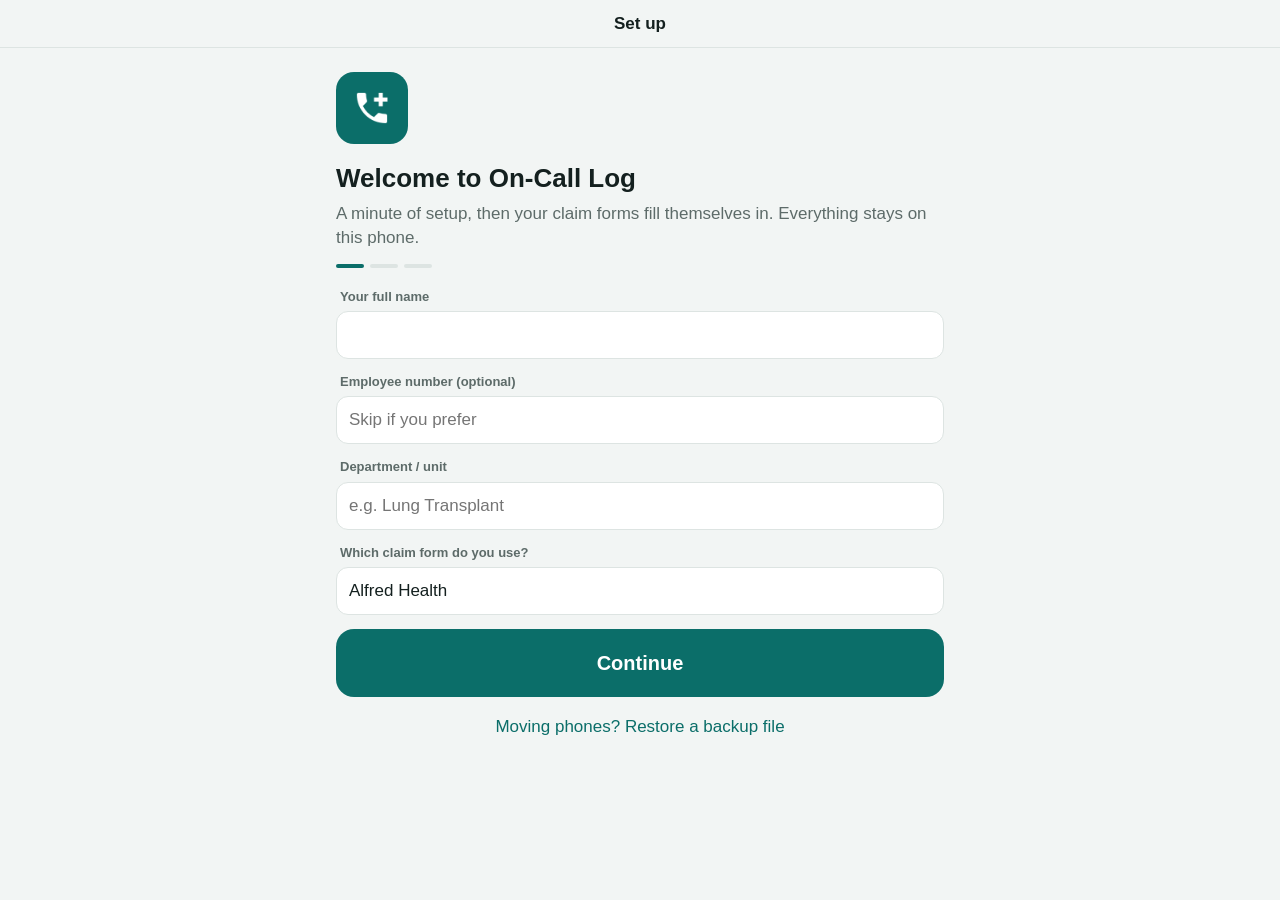
<file: index.html>
<!doctype html>
<html lang="en">
<head>
<meta charset="utf-8">
<meta name="viewport" content="width=device-width, initial-scale=1, viewport-fit=cover">
<title>On-Call Log</title>
<meta name="description" content="Log on-call recalls and create the claim form. Open in Safari, then Share → Add to Home Screen.">
<meta property="og:title" content="On-Call Log">
<meta property="og:description" content="Log on-call recalls and create the claim form. Open in Safari, then Share → Add to Home Screen.">
<meta property="og:image" content="icons/icon-512.png">
<meta name="theme-color" content="#0b6e69" media="(prefers-color-scheme: light)">
<meta name="theme-color" content="#0f1716" media="(prefers-color-scheme: dark)">
<meta name="apple-mobile-web-app-capable" content="yes">
<meta name="mobile-web-app-capable" content="yes">
<meta name="apple-mobile-web-app-status-bar-style" content="black-translucent">
<meta name="apple-mobile-web-app-title" content="On-Call">
<meta name="format-detection" content="telephone=no">
<meta name="robots" content="noindex">
<link rel="manifest" href="manifest.webmanifest">
<link rel="apple-touch-icon" href="icons/icon-180.png">
<link rel="icon" type="image/png" href="icons/icon-192.png">
<link rel="stylesheet" href="styles.css">
</head>
<body>
<header class="topbar">
  <button class="back" id="back" data-act="back" hidden aria-label="Back">‹ Back</button>
  <h1 id="title">On-Call Log</h1>
</header>

<main id="view" tabindex="-1"></main>

<nav class="tabbar" aria-label="Sections">
  <button data-tab="home" aria-current="page">
    <svg viewBox="0 0 24 24" aria-hidden="true"><path d="M6.6 10.8a15 15 0 0 0 6.6 6.6l2.2-2.2a1 1 0 0 1 1-.25 11.4 11.4 0 0 0 3.6.58 1 1 0 0 1 1 1V20a1 1 0 0 1-1 1A17 17 0 0 1 3 4a1 1 0 0 1 1-1h3.5a1 1 0 0 1 1 1c0 1.25.2 2.45.57 3.57a1 1 0 0 1-.25 1.02z"/></svg>
    <span>On call</span>
  </button>
  <button data-tab="history">
    <svg viewBox="0 0 24 24" aria-hidden="true"><path d="M6 2h9l5 5v14a1 1 0 0 1-1 1H6a1 1 0 0 1-1-1V3a1 1 0 0 1 1-1zm8 1.5V8h4.5zM8 12v1.6h8V12zm0 3.6v1.6h8v-1.6z"/></svg>
    <span>History</span>
  </button>
  <button data-tab="settings">
    <svg viewBox="0 0 24 24" aria-hidden="true"><path d="M12 12a4.5 4.5 0 1 0 0-9 4.5 4.5 0 0 0 0 9zm0 2c-4.4 0-8 2.2-8 5v1a1 1 0 0 0 1 1h14a1 1 0 0 0 1-1v-1c0-2.8-3.6-5-8-5z"/></svg>
    <span>My details</span>
  </button>
</nav>

<dialog id="sheet" aria-labelledby="sheet-title">
  <form id="sheet-form" method="dialog" novalidate>
    <div class="sheet-head">
      <button type="button" class="link" data-act="sheet-cancel">Cancel</button>
      <h2 id="sheet-title"></h2>
      <button type="submit" class="link strong" id="sheet-save">Save</button>
    </div>
    <div class="sheet-body" id="sheet-body"></div>
  </form>
</dialog>

<div id="toast" role="status" aria-live="polite"></div>

<script src="vendor/jspdf.umd.min.js"></script>
<script src="vendor/jspdf.plugin.autotable.min.js"></script>
<script src="vendor/qrcode.js"></script>
<script src="app.js"></script>
</body>
</html>
</file>
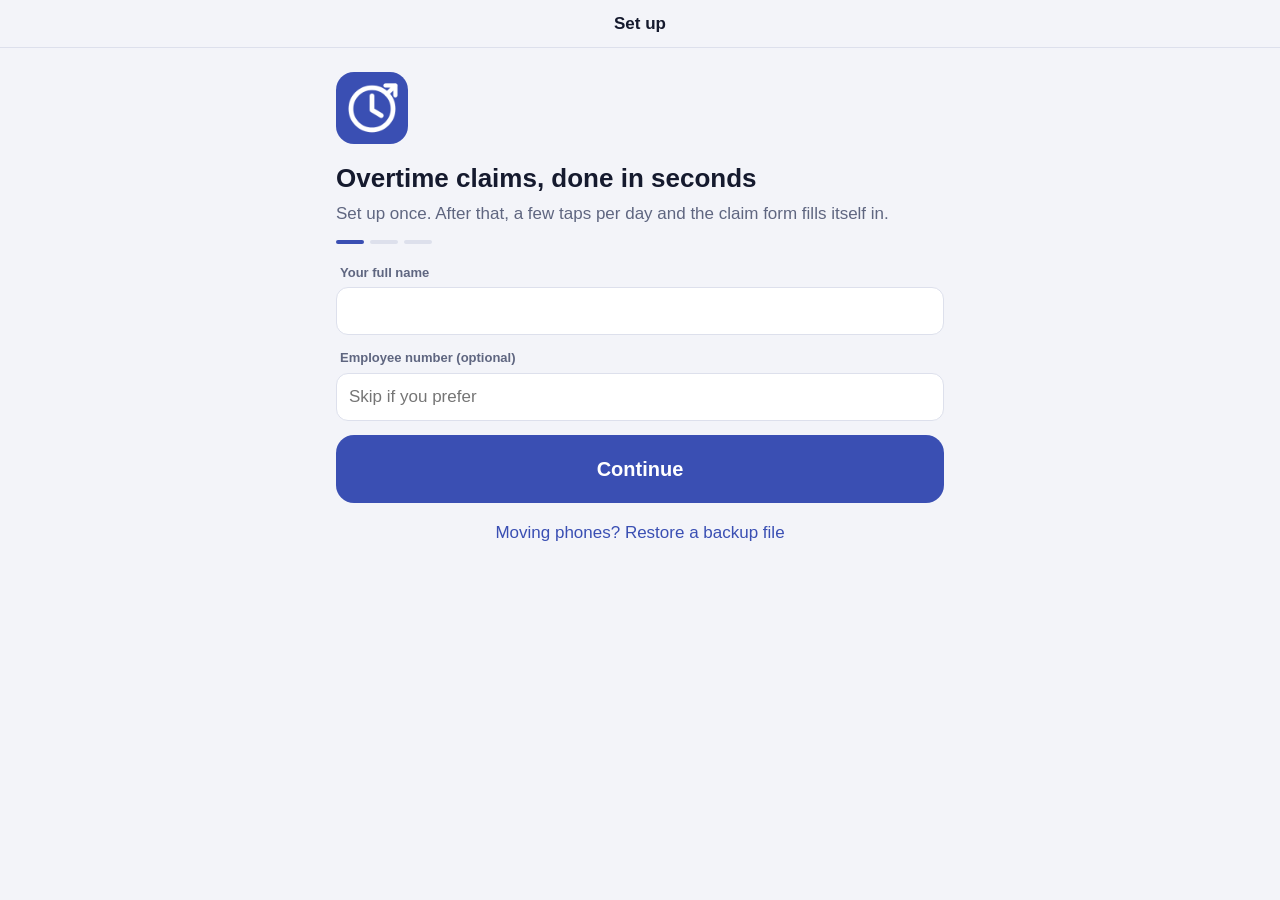
<file: overtime/index.html>
<!doctype html>
<html lang="en">
<head>
<meta charset="utf-8">
<meta name="viewport" content="width=device-width, initial-scale=1, viewport-fit=cover">
<title>Overtime Claims</title>
<meta name="description" content="Log unrostered overtime in seconds and email the claim form to Medical Workforce.">
<meta property="og:title" content="Overtime Claims">
<meta property="og:description" content="Log unrostered overtime in seconds and email the claim form. Open in Safari, then Share → Add to Home Screen.">
<meta property="og:image" content="icons/icon-512.png">
<meta name="theme-color" content="#3a4fb3" media="(prefers-color-scheme: light)">
<meta name="theme-color" content="#11141f" media="(prefers-color-scheme: dark)">
<meta name="apple-mobile-web-app-capable" content="yes">
<meta name="mobile-web-app-capable" content="yes">
<meta name="apple-mobile-web-app-status-bar-style" content="black-translucent">
<meta name="apple-mobile-web-app-title" content="Overtime">
<meta name="format-detection" content="telephone=no">
<meta name="robots" content="noindex">
<link rel="manifest" href="manifest.webmanifest">
<link rel="apple-touch-icon" href="icons/icon-180.png">
<link rel="icon" type="image/png" href="icons/icon-192.png">
<link rel="stylesheet" href="../styles.css">
<link rel="stylesheet" href="overtime.css">
</head>
<body>
<header class="topbar">
  <button class="back" id="back" data-act="back" hidden aria-label="Back">‹ Back</button>
  <h1 id="title">Overtime</h1>
</header>

<main id="view" tabindex="-1"></main>

<nav class="tabbar" aria-label="Sections">
  <button data-tab="log" aria-current="page">
    <svg viewBox="0 0 24 24" aria-hidden="true"><path d="M12 2a10 10 0 1 0 0 20 10 10 0 0 0 0-20zm1 10.4 3.6 2.1-.9 1.6L11 13.4V6h2z"/></svg>
    <span>Log</span>
  </button>
  <button data-tab="claims">
    <svg viewBox="0 0 24 24" aria-hidden="true"><path d="M6 2h9l5 5v14a1 1 0 0 1-1 1H6a1 1 0 0 1-1-1V3a1 1 0 0 1 1-1zm8 1.5V8h4.5zM8 12v1.6h8V12zm0 3.6v1.6h8v-1.6z"/></svg>
    <span>Claims</span>
  </button>
  <button data-tab="me">
    <svg viewBox="0 0 24 24" aria-hidden="true"><path d="M12 12a4.5 4.5 0 1 0 0-9 4.5 4.5 0 0 0 0 9zm0 2c-4.4 0-8 2.2-8 5v1a1 1 0 0 0 1 1h14a1 1 0 0 0 1-1v-1c0-2.8-3.6-5-8-5z"/></svg>
    <span>My details</span>
  </button>
</nav>

<dialog id="sheet" aria-labelledby="sheet-title">
  <form id="sheet-form" method="dialog" novalidate>
    <div class="sheet-head">
      <button type="button" class="link" data-act="sheet-cancel">Cancel</button>
      <h2 id="sheet-title"></h2>
      <button type="submit" class="link strong" id="sheet-save">Save</button>
    </div>
    <div class="sheet-body" id="sheet-body"></div>
  </form>
</dialog>

<div id="toast" role="status" aria-live="polite"></div>

<script src="../vendor/pdf-lib.min.js"></script>
<script src="../vendor/qrcode.js"></script>
<script src="app.js"></script>
</body>
</html>
</file>
<file: styles.css>
:root {
  --bg: #f2f5f4;
  --card: #ffffff;
  --text: #14201f;
  --muted: #5d6b69;
  --line: #dde4e2;
  --accent: #0b6e69;
  --accent-text: #ffffff;
  --accent-soft: #e0f1ef;
  --danger: #b3261e;
  --warn-soft: #fff1dc;
  --warn-text: #7a4a00;
  --radius: 16px;
  color-scheme: light dark;
}
@media (prefers-color-scheme: dark) {
  :root {
    --bg: #0f1716;
    --card: #1a2423;
    --text: #e9f0ef;
    --muted: #98a8a5;
    --line: #2b3837;
    --accent: #3fb8b0;
    --accent-text: #06201e;
    --accent-soft: #17312f;
    --danger: #ff8a80;
    --warn-soft: #33270f;
    --warn-text: #ffcf87;
  }
}

* { box-sizing: border-box; -webkit-tap-highlight-color: transparent; }
html { -webkit-text-size-adjust: 100%; }
body {
  margin: 0;
  background: var(--bg);
  color: var(--text);
  font: 17px/1.4 -apple-system, BlinkMacSystemFont, "Segoe UI", Roboto, sans-serif;
  min-height: 100dvh;
  overscroll-behavior-y: none;
}
button, input, select, textarea { font: inherit; color: inherit; }
button { cursor: pointer; touch-action: manipulation; }
h1, h2, h3, p { margin: 0; }

/* ---------- chrome ---------- */
.topbar {
  position: sticky; top: 0; z-index: 5;
  display: flex; align-items: center; justify-content: center;
  padding: calc(env(safe-area-inset-top) + 10px) 16px 10px;
  background: color-mix(in srgb, var(--bg) 88%, transparent);
  backdrop-filter: blur(14px); -webkit-backdrop-filter: blur(14px);
  border-bottom: 1px solid var(--line);
  min-height: calc(env(safe-area-inset-top) + 48px);
}
.topbar h1 { font-size: 17px; font-weight: 600; }
.back {
  position: absolute; left: 6px; bottom: 4px;
  background: none; border: 0; color: var(--accent);
  padding: 8px 10px; font-size: 17px;
}

main {
  max-width: 640px; margin: 0 auto;
  padding: 16px 16px calc(env(safe-area-inset-bottom) + 96px);
  outline: none;
}

.tabbar {
  position: fixed; left: 0; right: 0; bottom: 0; z-index: 5;
  display: flex;
  padding: 6px 8px calc(env(safe-area-inset-bottom) + 6px);
  background: color-mix(in srgb, var(--card) 92%, transparent);
  backdrop-filter: blur(14px); -webkit-backdrop-filter: blur(14px);
  border-top: 1px solid var(--line);
}
.tabbar button {
  flex: 1; background: none; border: 0; padding: 6px 0;
  display: flex; flex-direction: column; align-items: center; gap: 2px;
  color: var(--muted); font-size: 11px; font-weight: 500;
}
.tabbar svg { width: 24px; height: 24px; fill: currentColor; }
.tabbar button[aria-current="page"] { color: var(--accent); }

/* ---------- building blocks ---------- */
.card {
  background: var(--card); border-radius: var(--radius);
  padding: 16px; margin-bottom: 16px;
  border: 1px solid var(--line);
}
.section-title {
  font-size: 13px; font-weight: 600; text-transform: uppercase; letter-spacing: .04em;
  color: var(--muted); margin: 24px 4px 8px;
}
.muted { color: var(--muted); }
.small { font-size: 14px; }
.center { text-align: center; }

.btn {
  display: flex; align-items: center; justify-content: center; gap: 8px;
  width: 100%; min-height: 50px; padding: 12px 16px;
  border-radius: 14px; border: 1px solid transparent;
  font-weight: 600; text-align: center;
}
.btn + .btn { margin-top: 10px; }
.btn.primary { background: var(--accent); color: var(--accent-text); }
.btn.soft { background: var(--accent-soft); color: var(--accent); }
.btn.outline { background: transparent; border-color: var(--line); color: var(--text); }
.btn.danger { background: transparent; color: var(--danger); border-color: var(--line); }
.btn.huge { min-height: 68px; font-size: 20px; border-radius: 18px; }
.btn:active { opacity: .7; }
.btn-row { display: flex; gap: 10px; }
.btn-row .btn { margin-top: 0; }

/* ---------- status card ---------- */
.status { text-align: center; padding: 24px 16px 16px; }
.status .pill {
  display: inline-flex; align-items: center; gap: 8px;
  padding: 5px 12px; border-radius: 999px;
  font-size: 13px; font-weight: 700; letter-spacing: .06em;
  background: var(--line); color: var(--muted);
}
.status.on .pill { background: var(--accent-soft); color: var(--accent); }
.status.on .pill::before {
  content: ""; width: 8px; height: 8px; border-radius: 50%; background: var(--accent);
  animation: pulse 1.8s ease-in-out infinite;
}
@keyframes pulse { 50% { opacity: .25; } }
@media (prefers-reduced-motion: reduce) { .status.on .pill::before { animation: none; } }
.status .big { font-size: 24px; font-weight: 700; margin-top: 12px; }
.status .sub { color: var(--muted); margin: 4px 0 20px; font-variant-numeric: tabular-nums; }

/* ---------- lists ---------- */
.list { background: var(--card); border: 1px solid var(--line); border-radius: var(--radius); overflow: hidden; margin-bottom: 16px; }
.row {
  display: flex; align-items: center; gap: 12px; width: 100%;
  padding: 12px 14px; background: none; border: 0; text-align: left;
  border-bottom: 1px solid var(--line);
}
.row:last-child { border-bottom: 0; }
.row:active { background: var(--accent-soft); }
.row .time { font-variant-numeric: tabular-nums; font-weight: 600; min-width: 48px; }
.row .body { flex: 1; min-width: 0; }
.row .line1, .row .line2 { display: block; }
.row .line1 { font-weight: 600; overflow: hidden; text-overflow: ellipsis; white-space: nowrap; }
.row .line2 { color: var(--muted); font-size: 14px; overflow: hidden; text-overflow: ellipsis; white-space: nowrap; }
.row .chev { color: var(--muted); font-size: 20px; }
.badge {
  display: inline-block; font-size: 12px; font-weight: 600; padding: 2px 8px;
  border-radius: 999px; background: var(--accent-soft); color: var(--accent);
  vertical-align: 1px; margin-left: 6px;
}
.badge.none { background: var(--line); color: var(--muted); }
.badge.recall { background: var(--warn-soft); color: var(--warn-text); }
.empty { padding: 28px 16px; text-align: center; color: var(--muted); }

.tip { background: var(--warn-soft); color: var(--warn-text); border-color: transparent; font-size: 15px; }
.tip b { display: block; margin-bottom: 2px; }

/* ---------- forms ---------- */
.field { display: block; margin-bottom: 14px; }
.field > span { display: block; font-size: 13px; font-weight: 600; color: var(--muted); margin: 0 4px 5px; }
.field input, .field select, .field textarea {
  width: 100%; min-height: 48px; padding: 11px 12px;
  background: var(--card); border: 1px solid var(--line); border-radius: 12px;
  font-size: 17px; -webkit-appearance: none; appearance: none;
}
.field textarea { min-height: 84px; resize: vertical; }
.field input:focus, .field select:focus, .field textarea:focus {
  outline: 2px solid var(--accent); outline-offset: 0; border-color: transparent;
}
.field input.urn { font-size: 22px; font-weight: 700; letter-spacing: .04em; }
.two { display: grid; grid-template-columns: 1fr 1fr; gap: 10px; }
.two > * { min-width: 0; }

.seg { display: grid; grid-template-columns: 1fr 1fr; gap: 0; background: var(--line); border-radius: 12px; padding: 3px; margin-bottom: 14px; }
.seg label { position: relative; }
.seg input { position: absolute; opacity: 0; inset: 0; }
.seg span { display: block; text-align: center; padding: 10px 6px; border-radius: 10px; font-weight: 600; font-size: 15px; color: var(--muted); }
.seg input:checked + span { background: var(--card); color: var(--text); box-shadow: 0 1px 3px rgba(0,0,0,.15); }
.seg input:focus-visible + span { outline: 2px solid var(--accent); }

.chips { display: flex; gap: 8px; flex-wrap: wrap; margin: -6px 0 14px; }
.chip { background: var(--accent-soft); color: var(--accent); border: 0; border-radius: 999px; padding: 7px 13px; font-size: 14px; font-weight: 600; }

/* ---------- sheet ---------- */
dialog#sheet {
  border: 0; padding: 0; margin: auto auto 0; width: 100%; max-width: 640px;
  max-height: 92dvh; border-radius: 20px 20px 0 0;
  background: var(--bg); color: var(--text);
}
dialog#sheet::backdrop { background: rgba(0,0,0,.45); }
#sheet-form { display: flex; flex-direction: column; max-height: 92dvh; }
.sheet-head {
  display: flex; align-items: center; justify-content: space-between;
  padding: 8px 6px; border-bottom: 1px solid var(--line); flex: none;
}
.sheet-head h2 { font-size: 17px; font-weight: 600; }
.link { background: none; border: 0; color: var(--accent); padding: 10px 12px; font-size: 17px; }
.link.strong { font-weight: 700; }
.sheet-body { padding: 16px 16px calc(env(safe-area-inset-bottom) + 20px); overflow-y: auto; -webkit-overflow-scrolling: touch; }

#toast {
  position: fixed; left: 50%; bottom: calc(env(safe-area-inset-bottom) + 84px);
  transform: translateX(-50%) translateY(20px);
  background: var(--text); color: var(--bg);
  padding: 10px 16px; border-radius: 999px; font-size: 15px; font-weight: 600;
  opacity: 0; pointer-events: none; transition: opacity .2s, transform .2s; z-index: 20;
  max-width: calc(100vw - 32px);
}
#toast.show { opacity: 1; transform: translateX(-50%); }

/* ---------- install & share ---------- */
.tip .tip-title { font-size: 17px; margin-bottom: 6px; }
.steps { margin: 4px 0 8px; padding-left: 22px; }
.steps li { margin: 7px 0; padding-left: 2px; }
.steps b, .tip p b { display: inline; }
.inline-ico { width: 20px; height: 20px; vertical-align: -4px; }
.qr { width: 190px; margin: 0 auto; background: #fff; border-radius: 12px; padding: 6px; }
.qr svg { display: block; width: 100%; height: auto; }

/* ---------- call sheet ---------- */
.paybanner { border-radius: 12px; padding: 10px 14px; font-weight: 600; font-size: 15px; margin-bottom: 14px; }
.paybanner.paid { background: var(--accent-soft); color: var(--accent); }
.paybanner.unpaid { background: var(--line); color: var(--muted); }
.urn-row { display: grid; grid-template-columns: 2fr 1fr; gap: 10px; }
.urn-row > * { min-width: 0; }
.group { background: var(--card); border: 1px solid var(--line); border-radius: 14px; padding: 12px; margin-bottom: 14px; }
.group[hidden] { display: none; }
.group-label { display: block; font-size: 13px; font-weight: 600; color: var(--muted); margin-bottom: 8px; }
.group-label em { font-style: normal; font-weight: 500; }
.group .chips { margin: 0 0 10px; }
.group input { width: 100%; min-height: 44px; padding: 9px 12px; background: var(--bg); border: 1px solid var(--line); border-radius: 10px; font-size: 17px; -webkit-appearance: none; appearance: none; }
.group input:focus { outline: 2px solid var(--accent); border-color: transparent; }
.chip { min-height: 38px; }
.chip.on { background: var(--accent); color: var(--accent-text); }
.more { margin-bottom: 14px; }
.more summary { color: var(--accent); font-weight: 600; padding: 6px 4px 12px; cursor: pointer; }
.check { display: flex; align-items: center; gap: 10px; margin: 0 4px 14px; }
.check input { width: 22px; height: 22px; accent-color: var(--accent); }

/* ---------- pay lines ---------- */
.payline { display: flex; justify-content: space-between; gap: 12px; padding: 9px 0; border-top: 1px solid var(--line); font-variant-numeric: tabular-nums; }
.payline b { display: block; font-weight: 600; }
.payline small { display: block; color: var(--muted); font-size: 13px; }
.payline > span:last-child { font-weight: 600; white-space: nowrap; }

/* ---------- signature ---------- */
.sigpad { display: block; width: 100%; height: 190px; background: #fff; border: 1px dashed #9aa7a5; border-radius: 12px; touch-action: none; }
.sigpreview { display: block; max-width: 100%; height: 90px; margin: 0 auto; background: #fff; border-radius: 10px; padding: 6px; object-fit: contain; }
.group .chips { flex-wrap: nowrap; gap: 6px; overflow-x: auto; }
.group .chip { flex: 1 0 auto; padding: 7px 10px; white-space: nowrap; }
.field input.urn { text-transform: uppercase; }
.field input.urn::placeholder { text-transform: none; font-weight: 500; }

/* ---------- first-run setup ---------- */
body.welcoming .tabbar { display: none; }
.welcome { padding-top: 8px; }
.welcome h2 { font-size: 26px; font-weight: 700; margin-bottom: 6px; }
.welcome > p { margin-bottom: 6px; }
.welcome-icon { width: 72px; height: 72px; border-radius: 18px; display: block; margin-bottom: 16px; }
.welcome .link { display: block; margin: 8px auto 0; }
.dots { display: flex; gap: 6px; margin: 14px 0 20px; }
.dots i { width: 28px; height: 4px; border-radius: 2px; background: var(--line); }
.dots i.on { background: var(--accent); }

/* ---------- compact call sheet (fits one screen) ---------- */
.cf { display: flex; flex-direction: column; gap: 10px; }
.cf [hidden] { display: none !important; }
.cf .paybanner { margin: 0; padding: 7px 12px; font-size: 14px; border-radius: 10px; }
.cf .seg { margin: 0; }
.cf .seg span { padding: 8px 6px; }
.cf .urn-row { gap: 8px; }
.cf-field { display: block; min-width: 0; }
.cf-field > span { display: block; font-size: 12px; font-weight: 600; color: var(--muted); margin: 0 4px 4px; }
.cf-field > span em { font-style: normal; font-weight: 500; }
.cf input {
  width: 100%; min-height: 44px; padding: 8px 11px;
  background: var(--card); border: 1px solid var(--line); border-radius: 10px;
  font-size: 16px; -webkit-appearance: none; appearance: none;
}
.cf input:focus { outline: 2px solid var(--accent); outline-offset: 0; border-color: transparent; }
.cf input.urn { font-size: 20px; font-weight: 700; letter-spacing: .03em; }
.cf-line { display: flex; gap: 6px; align-items: center; min-width: 0; }
.cf-line > input { flex: 1 1 0; min-width: 0; }
.cf-line > input.from { flex: 1 1 42%; }
.cf-line > input.minutes { flex: 0 0 64px; text-align: center; }
.cf-line > input[type="datetime-local"] { flex: 1 1 auto; }
.scroller {
  display: flex; gap: 6px; overflow-x: auto; flex: 1 1 58%; min-width: 0;
  scrollbar-width: none; -webkit-overflow-scrolling: touch; padding: 2px 0;
}
.scroller::-webkit-scrollbar { display: none; }
.scroller .chip { flex: none; min-height: 40px; padding: 6px 12px; }
.cf .more { margin: 0; }
.cf .more summary { padding: 2px 4px; font-size: 15px; }
.cf .more[open] { display: flex; flex-direction: column; gap: 10px; }
.cf .more .btn { margin: 0; min-height: 44px; }
#sheet .sheet-body:has(.cf) { padding-top: 12px; }

.cf-field > span b { font-weight: 600; }
.cf-line > input.travel { flex: 1 1 0; min-width: 0; }
.cf .paybanner { white-space: nowrap; overflow: hidden; text-overflow: ellipsis; }
/* Save lives in the sheet header as a filled button, so the sheet needs no bottom button */
#sheet-save { background: var(--accent); color: var(--accent-text); border-radius: 999px; padding: 7px 18px; margin-right: 6px; font-size: 16px; }
/* Let the sheet use almost the whole screen height */
dialog#sheet, #sheet-form { max-height: calc(100dvh - env(safe-area-inset-top) - 12px); }
.cf .seg span { white-space: nowrap; }
</file>
<file: overtime/overtime.css>
/* Overtime app: shares ../styles.css with On-Call Log, with its own colour so the two apps are easy to tell apart. */
:root {
  --bg: #f3f4f9;
  --text: #151a2e;
  --muted: #5f6680;
  --line: #dde0ec;
  --accent: #3a4fb3;
  --accent-soft: #e5e8f8;
}
@media (prefers-color-scheme: dark) {
  :root {
    --bg: #11141f;
    --card: #1b1f2e;
    --text: #e8eaf4;
    --muted: #9aa0ba;
    --line: #2c3246;
    --accent: #8d9cf2;
    --accent-text: #0e1330;
    --accent-soft: #232a4a;
  }
}

/* ---------- log form ---------- */
.ot { display: flex; flex-direction: column; gap: 10px; }
.ot [hidden] { display: none !important; }
.ot-field > span { display: block; font-size: 12px; font-weight: 600; color: var(--muted); margin: 0 4px 4px; }
.ot input, .ot select {
  width: 100%; min-height: 46px; padding: 8px 11px;
  background: var(--card); border: 1px solid var(--line); border-radius: 10px;
  font-size: 17px; -webkit-appearance: none; appearance: none;
}
.ot input:focus, .ot select:focus { outline: 2px solid var(--accent); outline-offset: 0; border-color: transparent; }
.ot input[type="time"] { font-size: 19px; font-weight: 700; text-align: center; padding: 8px 6px; }
.ot-line { display: flex; gap: 6px; align-items: center; min-width: 0; }
.ot-line > input { flex: 1 1 0; min-width: 0; }
.ot-times { display: grid; grid-template-columns: 1fr 1fr; gap: 10px; }
.ot-times > * { min-width: 0; }
.ot .scroller { display: flex; gap: 6px; overflow-x: auto; scrollbar-width: none; min-width: 0; padding: 2px 0; }
.ot .scroller::-webkit-scrollbar { display: none; }
.ot .chip { flex: none; min-height: 38px; padding: 6px 12px; }
.ot .chip.on { background: var(--accent); color: var(--accent-text); }
.ot-under { display: flex; gap: 6px; margin-top: 6px; }
.ot-under .chip { flex: 1 1 0; padding: 6px 4px; }

.result {
  display: flex; justify-content: space-between; align-items: center; gap: 12px;
  background: var(--accent-soft); color: var(--accent); border-radius: 14px; padding: 9px 14px;
}
.result .hrs { font-size: 24px; font-weight: 800; line-height: 1.1; }
.result .split { font-size: 13px; font-weight: 600; opacity: .85; }
.result .amt { font-size: 24px; font-weight: 800; text-align: right; line-height: 1.1; }
.result .amt small { display: block; font-size: 12px; font-weight: 600; opacity: .85; }
.result.none { background: var(--line); color: var(--muted); }

.ot .reasons { gap: 6px; }
.reason {
  flex: none; min-height: 42px; padding: 6px 13px; border-radius: 999px; border: 1px solid var(--line);
  background: var(--card); font-size: 15px; font-weight: 600; white-space: nowrap;
}
.reason b { color: var(--accent); margin-right: 2px; }
.reason.on { background: var(--accent); color: var(--accent-text); border-color: transparent; }
.reason.on b { color: inherit; }
.note { font-size: 13px; color: var(--warn-text); background: var(--warn-soft); border-radius: 10px; padding: 7px 11px; }

.ot-actions { display: grid; grid-template-columns: 1fr 1fr; gap: 10px; }
.ot-actions .btn { margin: 0; min-height: 52px; }

.pending {
  display: flex; align-items: center; justify-content: space-between; gap: 12px;
  background: var(--card); border: 1px solid var(--line); border-radius: 14px; padding: 10px 12px 10px 14px;
}
.pending p { font-size: 14px; }
.pending .btn { width: auto; min-height: 40px; padding: 8px 14px; margin: 0; }

.totals { display: grid; grid-template-columns: repeat(3, 1fr); gap: 8px; text-align: center; }
.totals div { background: var(--accent-soft); border-radius: 12px; padding: 10px 4px; }
.totals b { display: block; font-size: 20px; color: var(--accent); }
.totals span { font-size: 12px; color: var(--muted); font-weight: 600; }

.to-box { display: flex; align-items: center; justify-content: space-between; gap: 10px; background: var(--card); border: 1px solid var(--line); border-radius: 12px; padding: 10px 12px; margin: 12px 0; }
.to-box span { font-weight: 600; overflow: hidden; text-overflow: ellipsis; }
.steps-list { margin: 0 0 14px; padding-left: 22px; }
.steps-list li { margin: 6px 0; }
#view:has(#log-form) { padding-top: 12px; }
.ot input[type="date"] { flex: 0 0 auto; width: auto; min-width: 140px; }

/* ---------- step-by-step log ---------- */
.wiz-head { display: flex; align-items: center; justify-content: space-between; min-height: 36px; margin-bottom: 4px; }
.wiz-head .link { padding: 6px 0; }
.wiz-dots { display: flex; gap: 5px; }
.wiz-dots i { width: 22px; height: 4px; border-radius: 2px; background: var(--line); }
.wiz-dots i.on { background: var(--accent); }
.wiz-sofar { font-size: 14px; color: var(--muted); font-weight: 600; margin: 2px 0 0; }
.wiz-q { font-size: 26px; font-weight: 800; margin: 6px 0 16px; letter-spacing: -.01em; }

.choices { display: flex; flex-direction: column; gap: 8px; }
.choice {
  position: relative; display: flex; align-items: center; justify-content: space-between; gap: 12px;
  width: 100%; min-height: 62px; padding: 12px 16px; text-align: left;
  background: var(--card); border: 1px solid var(--line); border-radius: 16px; font-size: 18px; color: var(--text);
}
.choice b { font-weight: 700; }
.choice > span { color: var(--muted); font-size: 15px; font-weight: 600; }
.choice:active { background: var(--accent-soft); }
.choice.row-choice { min-height: 54px; }
/* The real date/time input sits invisibly over the button, so tapping opens the phone's own picker. */
.choice.picker { cursor: pointer; border-style: dashed; }
.choice.picker input { position: absolute; inset: 0; width: 100%; height: 100%; opacity: 0; -webkit-appearance: none; appearance: none; border: 0; }

.reason-choice { align-items: center; justify-content: flex-start; min-height: 0; padding: 9px 12px; }
.reason-choice .num {
  flex: none; width: 30px; height: 30px; border-radius: 50%; display: grid; place-items: center;
  background: var(--accent-soft); color: var(--accent); font-size: 16px;
}
.reason-choice > span { color: var(--muted); font-size: 13px; font-weight: 500; line-height: 1.25; white-space: nowrap; overflow: hidden; text-overflow: ellipsis; }
.reason-choice > span { flex: 1; min-width: 0; }
.reason-choice > span b { display: flex; align-items: center; justify-content: space-between; gap: 8px; color: var(--text); font-size: 15px; margin-bottom: 1px; }
.reason-choice em { flex: none; font-style: normal; font-weight: 700; font-size: 11px; padding: 2px 7px; border-radius: 999px; background: var(--warn-soft); color: var(--warn-text); }
.reason-choice em.ok { background: var(--accent-soft); color: var(--accent); }
.reason-choice.on { border-color: var(--accent); box-shadow: 0 0 0 2px var(--accent) inset; }

.big-time, .big-input {
  display: block; width: 100%; min-height: 64px; padding: 10px 14px;
  background: var(--card); border: 1px solid var(--line); border-radius: 16px;
  -webkit-appearance: none; appearance: none; color: var(--text);
}
.big-time { font-size: 34px; font-weight: 800; text-align: center; }
.big-input { font-size: 19px; margin-top: 12px; }
.big-input:first-of-type { margin-top: 0; }
.big-time:focus, .big-input:focus { outline: 2px solid var(--accent); border-color: transparent; }
.chips-row { display: flex; flex-wrap: wrap; gap: 8px; margin: 12px 0 16px; }
.chips-row .chip { min-height: 42px; padding: 8px 16px; font-size: 16px; }
.chip.on { background: var(--accent); color: var(--accent-text); }
.seg3 { display: grid; grid-template-columns: repeat(3, 1fr); gap: 4px; background: var(--line); border-radius: 14px; padding: 4px; margin: 4px 0 18px; }
.seg3 button { border: 0; background: none; min-height: 48px; border-radius: 11px; font-weight: 700; font-size: 16px; color: var(--muted); }
.seg3 button.on { background: var(--card); color: var(--text); box-shadow: 0 1px 3px rgba(0,0,0,.15); }

.done { padding-top: 8px; }
.done .tick { width: 64px; height: 64px; margin: 6px auto 4px; border-radius: 50%; display: grid; place-items: center; background: var(--accent); color: var(--accent-text); font-size: 34px; font-weight: 800; }
.reason-choice { padding: 8px 12px; gap: 10px; }
.wiz-q { font-size: 24px; margin: 4px 0 12px; }

/* Step action buttons sit at the bottom of the screen, above the tab bar */
.wiz-foot {
  position: fixed; left: 0; right: 0; z-index: 4;
  bottom: var(--tabbar-h, calc(env(safe-area-inset-bottom) + 62px));
  padding: 10px 16px 12px;
  background: linear-gradient(to bottom, transparent, var(--bg) 14px);
  display: flex; flex-direction: column; gap: 8px;
  max-width: 640px; margin: 0 auto;
}
.wiz-foot .btn { margin: 0; }
body.has-foot main { padding-bottom: calc(var(--tabbar-h, 80px) + 150px); }
.choice.manual { border-style: dashed; }
body.has-foot #toast { bottom: calc(var(--tabbar-h, 80px) + 150px); }
</file>
